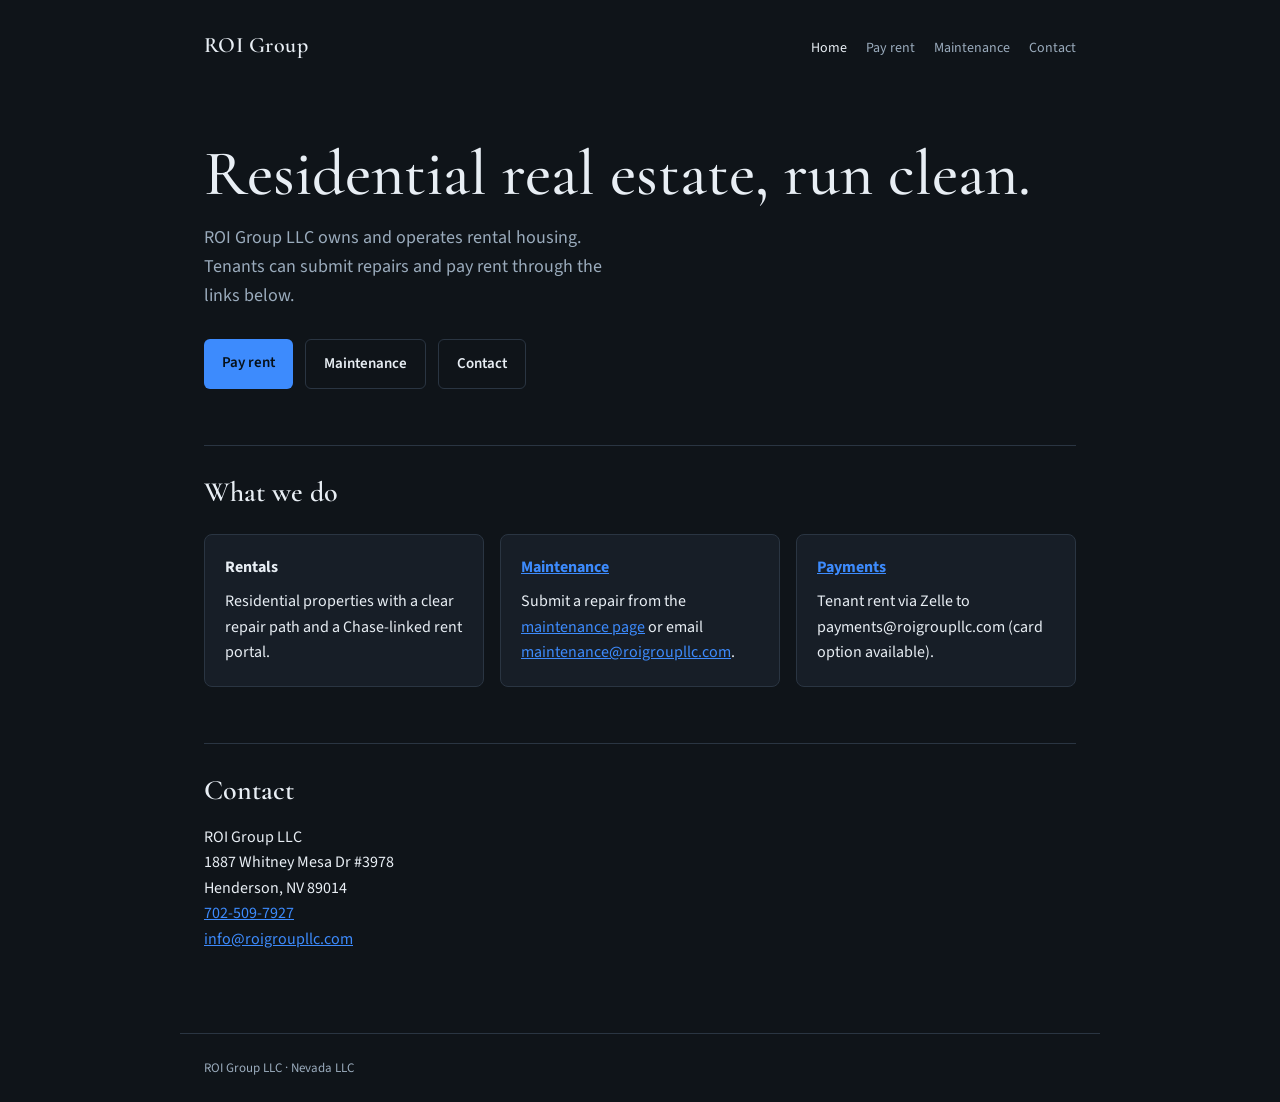
<file: index.html>
<!DOCTYPE html>
<html lang="en">
<head>
  <base href="/" />
  <meta charset="utf-8" />
  <meta name="viewport" content="width=device-width, initial-scale=1" />
  <title>ROI Group LLC</title>
  <meta name="description" content="ROI Group LLC — residential real estate and rental operations." />
  <link rel="preconnect" href="https://fonts.googleapis.com" />
  <link rel="preconnect" href="https://fonts.gstatic.com" crossorigin />
  <link href="https://fonts.googleapis.com/css2?family=Cormorant+Garamond:wght@500;600&family=Source+Sans+3:wght@400;500;600&display=swap" rel="stylesheet" />
  <link rel="stylesheet" href="styles.css" />
</head>
<body>
  <header>
    <a class="mark" href="/">ROI Group</a>
    <nav>
      <a class="active" href="/">Home</a>
      <a href="/pay/">Pay rent</a>
      <a href="/maintenance/">Maintenance</a>
      <a href="#contact">Contact</a>
    </nav>
  </header>
  <main>
    <h1>Residential real estate, run clean.</h1>
    <p class="lede">ROI Group LLC owns and operates rental housing. Tenants can submit repairs and pay rent through the links below.</p>
    <div class="actions">
      <a class="btn" href="/pay/">Pay rent</a>
      <a class="btn secondary" href="/maintenance/">Maintenance</a>
      <a class="btn secondary" href="mailto:info@roigroupllc.com">Contact</a>
    </div>

    <section id="about">
      <h2>What we do</h2>
      <div class="grid">
        <article>
          <strong>Rentals</strong>
          Residential properties with a clear repair path and a Chase-linked rent portal.
        </article>
        <article>
          <strong><a href="/maintenance/">Maintenance</a></strong>
          Submit a repair from the <a href="/maintenance/">maintenance page</a>
          or email <a href="mailto:maintenance@roigroupllc.com">maintenance@roigroupllc.com</a>.
        </article>
        <article>
          <strong><a href="/pay/">Payments</a></strong>
          Tenant rent via Zelle to payments@roigroupllc.com (card option available).
        </article>
      </div>
    </section>

    <section id="contact">
      <h2>Contact</h2>
      <address>
        ROI Group LLC<br />
        1887 Whitney Mesa Dr #3978<br />
        Henderson, NV 89014<br />
        <a href="tel:+17025097927">702-509-7927</a><br />
        <a href="mailto:info@roigroupllc.com">info@roigroupllc.com</a>
      </address>
    </section>
  </main>
  <footer>
    ROI Group LLC · Nevada LLC
  </footer>
</body>
</html>
</file>
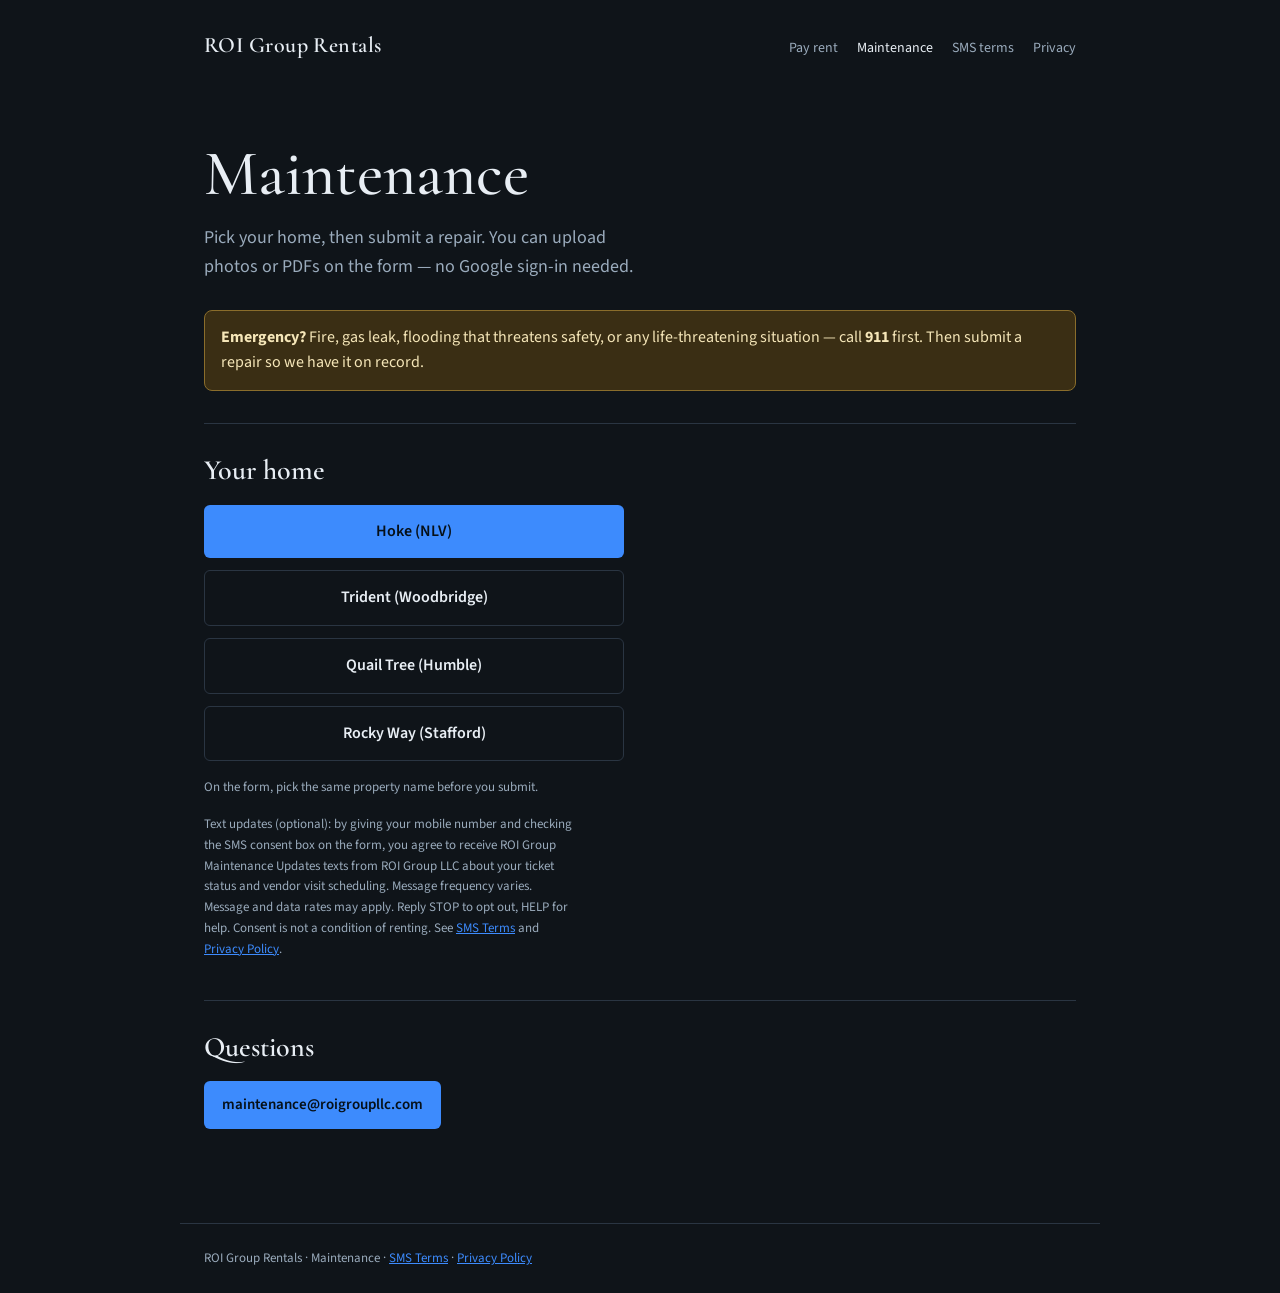
<file: maintenance/index.html>
<!DOCTYPE html>
<html lang="en">
<head>
  <base href="/" />
  <meta charset="utf-8" />
  <meta name="viewport" content="width=device-width, initial-scale=1" />
  <title>Maintenance — ROI Group Rentals</title>
  <meta name="robots" content="noindex,nofollow" />
  <link rel="preconnect" href="https://fonts.googleapis.com" />
  <link rel="preconnect" href="https://fonts.gstatic.com" crossorigin />
  <link href="https://fonts.googleapis.com/css2?family=Cormorant+Garamond:wght@500;600&family=Source+Sans+3:wght@400;500;600&display=swap" rel="stylesheet" />
  <link rel="stylesheet" href="../styles.css" />
</head>
<body>
  <header>
    <a class="mark" href="/">ROI Group Rentals</a>
    <nav>
      <a href="/pay/">Pay rent</a>
      <a class="active" href="/maintenance/">Maintenance</a>
      <a href="/sms/">SMS terms</a>
      <a href="/privacy/">Privacy</a>
    </nav>
  </header>
  <main>
    <h1>Maintenance</h1>
    <p class="lede">Pick your home, then submit a repair. You can upload photos or PDFs on the form — no Google sign-in needed.</p>

    <div class="emergency">
      <strong>Emergency?</strong>
      Fire, gas leak, flooding that threatens safety, or any life-threatening situation — call <strong>911</strong> first. Then submit a repair so we have it on record.
    </div>

    <section style="margin-top:32px">
      <h2>Your home</h2>
      <div class="actions" style="flex-direction:column;max-width:420px">
        <a class="btn block" href="https://tally.so/r/5BNgkb" target="_blank" rel="noopener">Hoke (NLV)</a>
        <a class="btn block secondary" href="https://tally.so/r/5BNgkb" target="_blank" rel="noopener">Trident (Woodbridge)</a>
        <a class="btn block secondary" href="https://tally.so/r/5BNgkb" target="_blank" rel="noopener">Quail Tree (Humble)</a>
        <a class="btn block secondary" href="https://tally.so/r/5BNgkb" target="_blank" rel="noopener">Rocky Way (Stafford)</a>
      </div>
      <p class="note" style="margin-top:16px">On the form, pick the same property name before you submit.</p>
      <p class="note">Text updates (optional): by giving your mobile number and checking the SMS consent box on the form, you agree to receive ROI Group Maintenance Updates texts from ROI Group LLC about your ticket status and vendor visit scheduling. Message frequency varies. Message and data rates may apply. Reply STOP to opt out, HELP for help. Consent is not a condition of renting. See <a href="/sms/">SMS Terms</a> and <a href="/privacy/">Privacy Policy</a>.</p>
    </section>

    <section style="margin-top:40px">
      <h2>Questions</h2>
      <p><a class="btn" href="mailto:maintenance@roigroupllc.com">maintenance@roigroupllc.com</a></p>
    </section>
  </main>
  <footer>ROI Group Rentals · Maintenance · <a href="/sms/">SMS Terms</a> · <a href="/privacy/">Privacy Policy</a></footer>
</body>
</html>
</file>
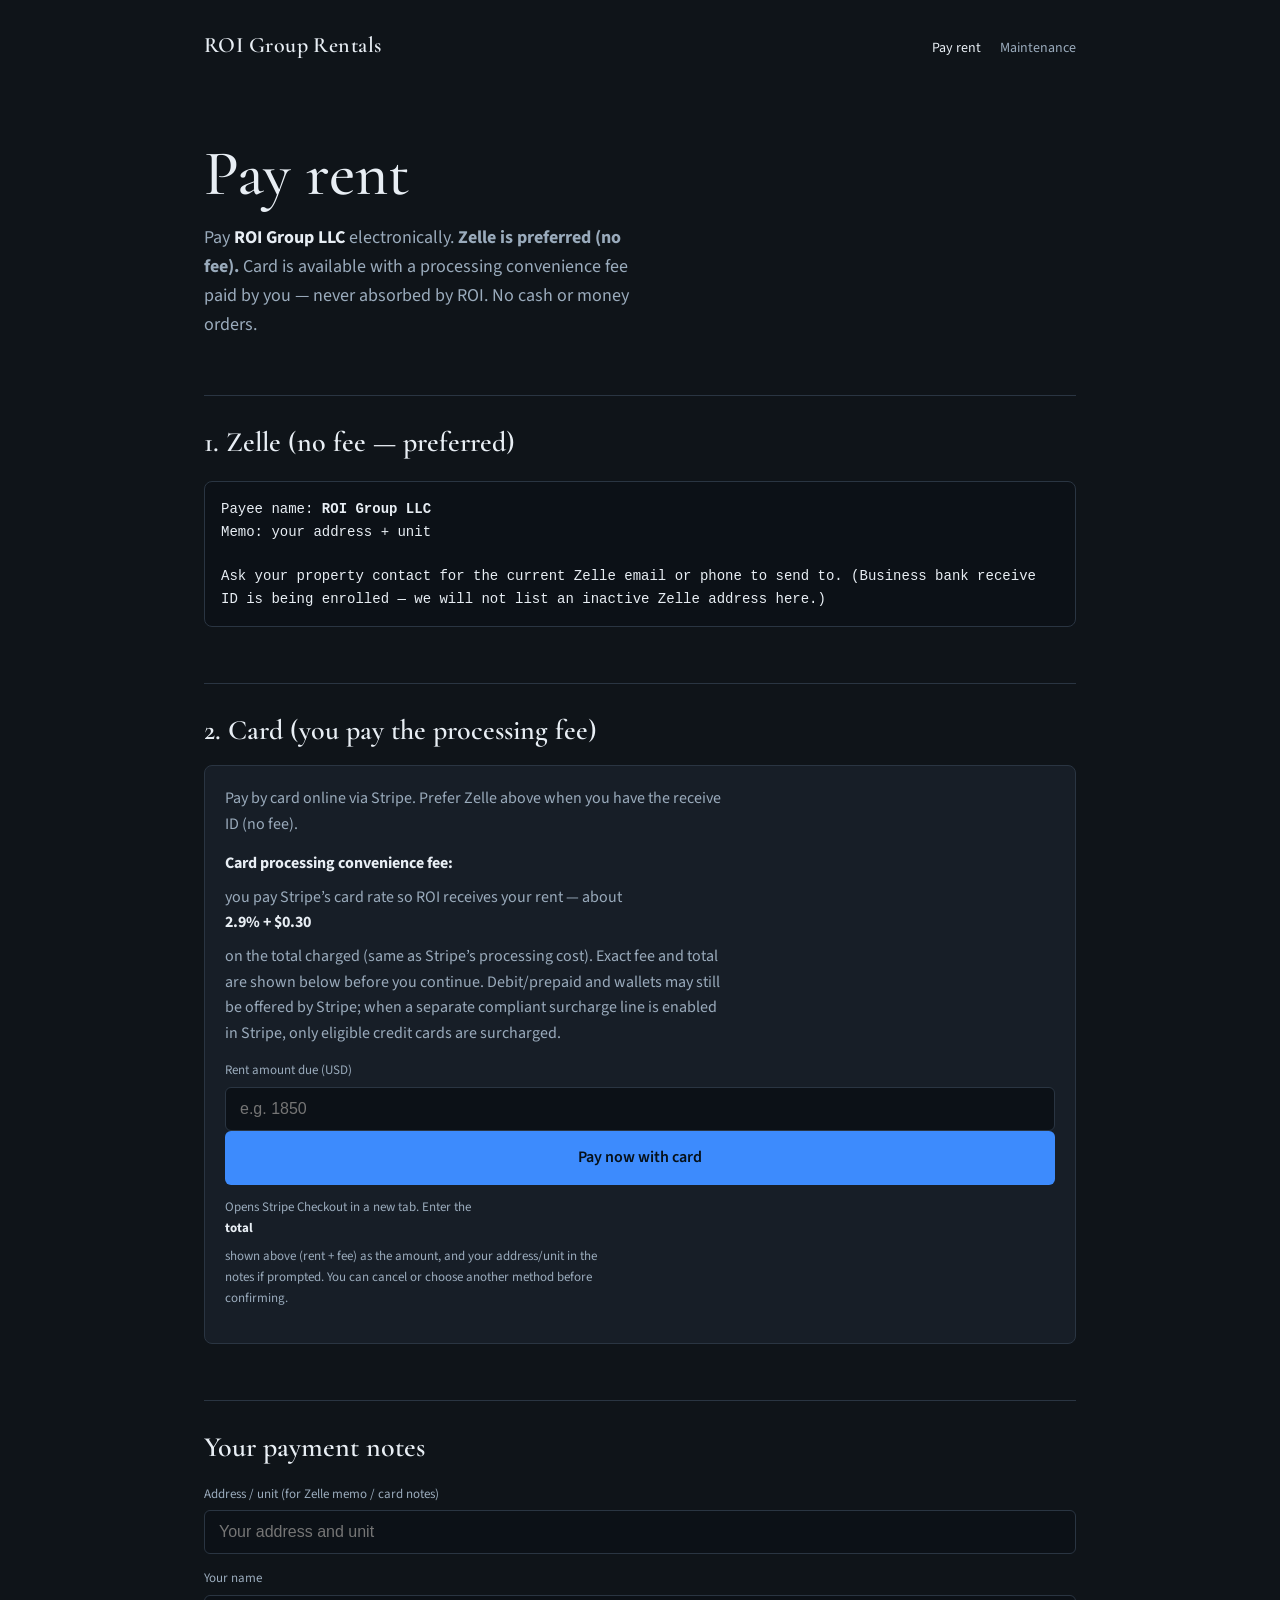
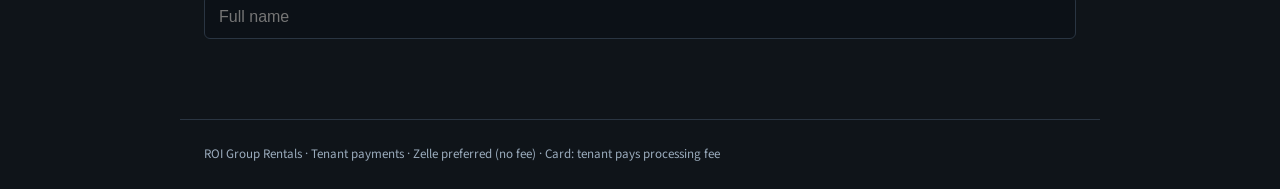
<file: pay/index.html>
<!DOCTYPE html>
<html lang="en">
<head>
  <base href="/" />
  <meta charset="utf-8" />
  <meta name="viewport" content="width=device-width, initial-scale=1" />
  <title>Pay rent — ROI Group Rentals</title>
  <link rel="preconnect" href="https://fonts.googleapis.com" />
  <link rel="preconnect" href="https://fonts.gstatic.com" crossorigin />
  <link href="https://fonts.googleapis.com/css2?family=Cormorant+Garamond:wght@500;600&family=Source+Sans+3:wght@400;500;600&display=swap" rel="stylesheet" />
  <link rel="stylesheet" href="../styles.css" />
</head>
<body>
  <header>
    <a class="mark" href="/">ROI Group Rentals</a>
    <nav>
      <a class="active" href="/pay/">Pay rent</a>
      <a href="/maintenance/">Maintenance</a>
    </nav>
  </header>
  <main>
    <h1>Pay rent</h1>
    <p class="lede">Pay <strong style="color:var(--ink)">ROI Group LLC</strong> electronically. <strong>Zelle is preferred (no fee).</strong> Card is available with a processing convenience fee paid by you — never absorbed by ROI. No cash or money orders.</p>

    <section>
      <h2>1. Zelle (no fee — preferred)</h2>
      <div class="payee">
        Payee name: <strong>ROI Group LLC</strong><br />
        Memo: your address + unit<br /><br />
        Ask your property contact for the current Zelle email or phone to send to. (Business bank receive ID is being enrolled — we will not list an inactive Zelle address here.)
      </div>
    </section>

    <section>
      <h2>2. Card (you pay the processing fee)</h2>
      <div class="card">
        <p style="margin-top:0;">Pay by card online via Stripe. Prefer Zelle above when you have the receive ID (no fee).</p>
        <p style="margin:0 0 12px;"><strong>Card processing convenience fee:</strong> you pay Stripe’s card rate so ROI receives your rent — about <strong>2.9% + $0.30</strong> on the total charged (same as Stripe’s processing cost). Exact fee and total are shown below before you continue. Debit/prepaid and wallets may still be offered by Stripe; when a separate compliant surcharge line is enabled in Stripe, only eligible credit cards are surcharged.</p>
        <label for="rent">Rent amount due (USD)</label>
        <input id="rent" type="number" min="1" step="0.01" placeholder="e.g. 1850" />
        <p id="fee-breakdown" class="note" style="margin-top:12px;" hidden></p>
        <a class="btn block" id="pay-now" href="https://buy.stripe.com/fZuaEW6kU5Zzbzc6dZeIw00" target="_blank" rel="noopener noreferrer">Pay now with card</a>
        <p class="note" style="margin-top:12px;">Opens Stripe Checkout in a new tab. Enter the <strong>total</strong> shown above (rent + fee) as the amount, and your address/unit in the notes if prompted. You can cancel or choose another method before confirming.</p>
      </div>
    </section>

    <section>
      <h2>Your payment notes</h2>
      <label for="memo">Address / unit (for Zelle memo / card notes)</label>
      <input id="memo" type="text" autocomplete="street-address" placeholder="Your address and unit" />
      <label for="tenant">Your name</label>
      <input id="tenant" type="text" autocomplete="name" placeholder="Full name" />
    </section>
  </main>
  <footer>ROI Group Rentals · Tenant payments · Zelle preferred (no fee) · Card: tenant pays processing fee</footer>
  <script>
    (function () {
      var rentEl = document.getElementById('rent');
      var breakdown = document.getElementById('fee-breakdown');
      var pay = document.getElementById('pay-now');
      var base = 'https://buy.stripe.com/fZuaEW6kU5Zzbzc6dZeIw00';
      function money(n) {
        return n.toLocaleString('en-US', { style: 'currency', currency: 'USD' });
      }
      function update() {
        var rent = parseFloat(rentEl.value);
        if (!isFinite(rent) || rent <= 0) {
          breakdown.hidden = true;
          pay.href = base;
          return;
        }
        // Gross-up so after Stripe's 2.9% + $0.30, ROI nets approximately the rent due.
        var total = Math.ceil(((rent + 0.30) / 0.971) * 100) / 100;
        var fee = Math.round((total - rent) * 100) / 100;
        breakdown.hidden = false;
        breakdown.innerHTML =
          'Rent due: <strong>' + money(rent) + '</strong><br />' +
          'Card processing convenience fee: <strong>' + money(fee) + '</strong><br />' +
          'Total to enter at checkout: <strong>' + money(total) + '</strong>';
        var cents = Math.round(total * 100);
        pay.href = base + '?__prefilled_amount=' + cents;
      }
      rentEl.addEventListener('input', update);
      update();
    })();
  </script>
</body>
</html>
</file>
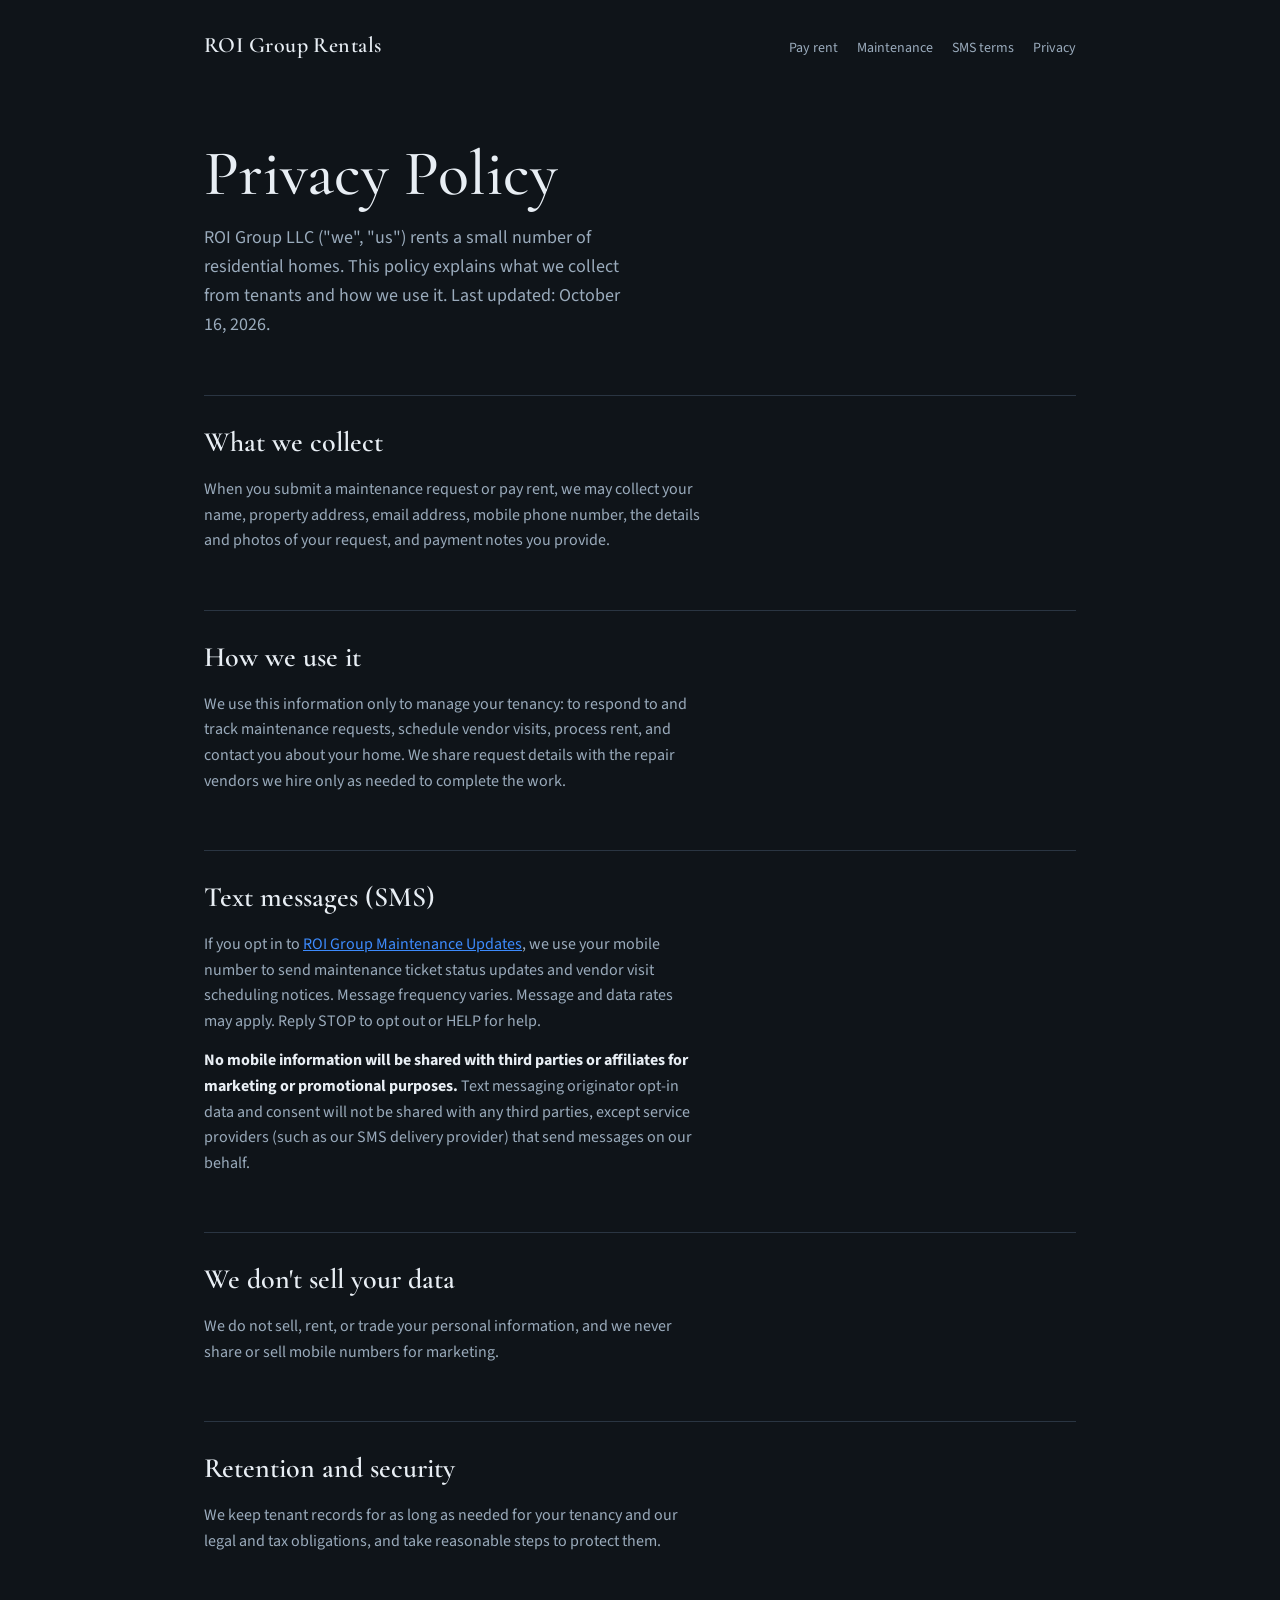
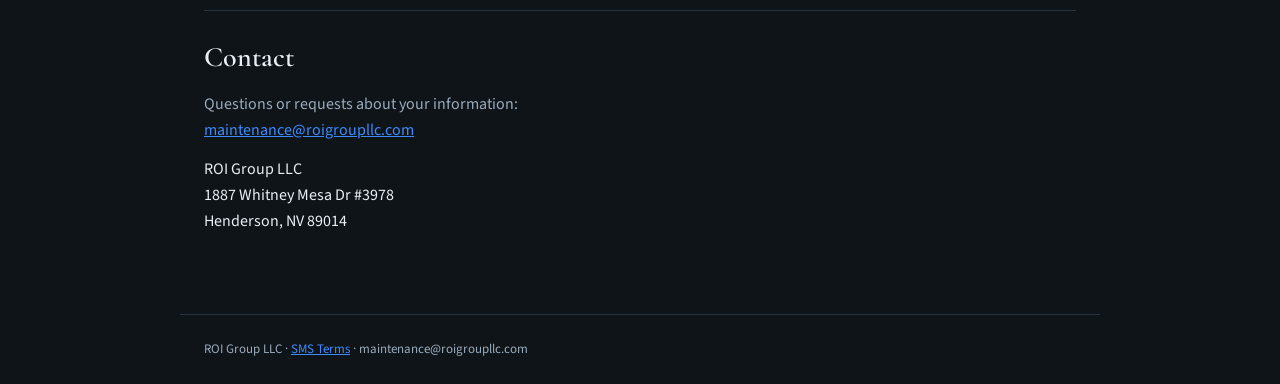
<file: privacy/index.html>
<!DOCTYPE html>
<html lang="en">
<head>
  <base href="/" />
  <meta charset="utf-8" />
  <meta name="viewport" content="width=device-width, initial-scale=1" />
  <title>Privacy Policy — ROI Group LLC</title>
  <meta name="description" content="Privacy policy for ROI Group LLC, including SMS text messaging." />
  <link rel="preconnect" href="https://fonts.googleapis.com" />
  <link rel="preconnect" href="https://fonts.gstatic.com" crossorigin />
  <link href="https://fonts.googleapis.com/css2?family=Cormorant+Garamond:wght@500;600&family=Source+Sans+3:wght@400;500;600&display=swap" rel="stylesheet" />
  <link rel="stylesheet" href="../styles.css" />
</head>
<body>
  <header>
    <a class="mark" href="/">ROI Group Rentals</a>
    <nav>
      <a href="/pay/">Pay rent</a>
      <a href="/maintenance/">Maintenance</a>
      <a href="/sms/">SMS terms</a>
      <a href="/privacy/">Privacy</a>
    </nav>
  </header>
  <main>
    <h1>Privacy Policy</h1>
    <p class="lede">ROI Group LLC ("we", "us") rents a small number of residential homes. This policy explains what we collect from tenants and how we use it. Last updated: October 16, 2026.</p>

    <section>
      <h2>What we collect</h2>
      <p>When you submit a maintenance request or pay rent, we may collect your name, property address, email address, mobile phone number, the details and photos of your request, and payment notes you provide.</p>
    </section>

    <section>
      <h2>How we use it</h2>
      <p>We use this information only to manage your tenancy: to respond to and track maintenance requests, schedule vendor visits, process rent, and contact you about your home. We share request details with the repair vendors we hire only as needed to complete the work.</p>
    </section>

    <section>
      <h2>Text messages (SMS)</h2>
      <p>If you opt in to <a href="/sms/">ROI Group Maintenance Updates</a>, we use your mobile number to send maintenance ticket status updates and vendor visit scheduling notices. Message frequency varies. Message and data rates may apply. Reply STOP to opt out or HELP for help.</p>
      <p><strong style="color:var(--ink)">No mobile information will be shared with third parties or affiliates for marketing or promotional purposes.</strong> Text messaging originator opt-in data and consent will not be shared with any third parties, except service providers (such as our SMS delivery provider) that send messages on our behalf.</p>
    </section>

    <section>
      <h2>We don't sell your data</h2>
      <p>We do not sell, rent, or trade your personal information, and we never share or sell mobile numbers for marketing.</p>
    </section>

    <section>
      <h2>Retention and security</h2>
      <p>We keep tenant records for as long as needed for your tenancy and our legal and tax obligations, and take reasonable steps to protect them.</p>
    </section>

    <section>
      <h2>Contact</h2>
      <p>Questions or requests about your information: <a href="mailto:maintenance@roigroupllc.com">maintenance@roigroupllc.com</a></p>
      <address>ROI Group LLC<br />1887 Whitney Mesa Dr #3978<br />Henderson, NV 89014</address>
    </section>
  </main>
  <footer>ROI Group LLC · <a href="/sms/">SMS Terms</a> · maintenance@roigroupllc.com</footer>
</body>
</html>
</file>
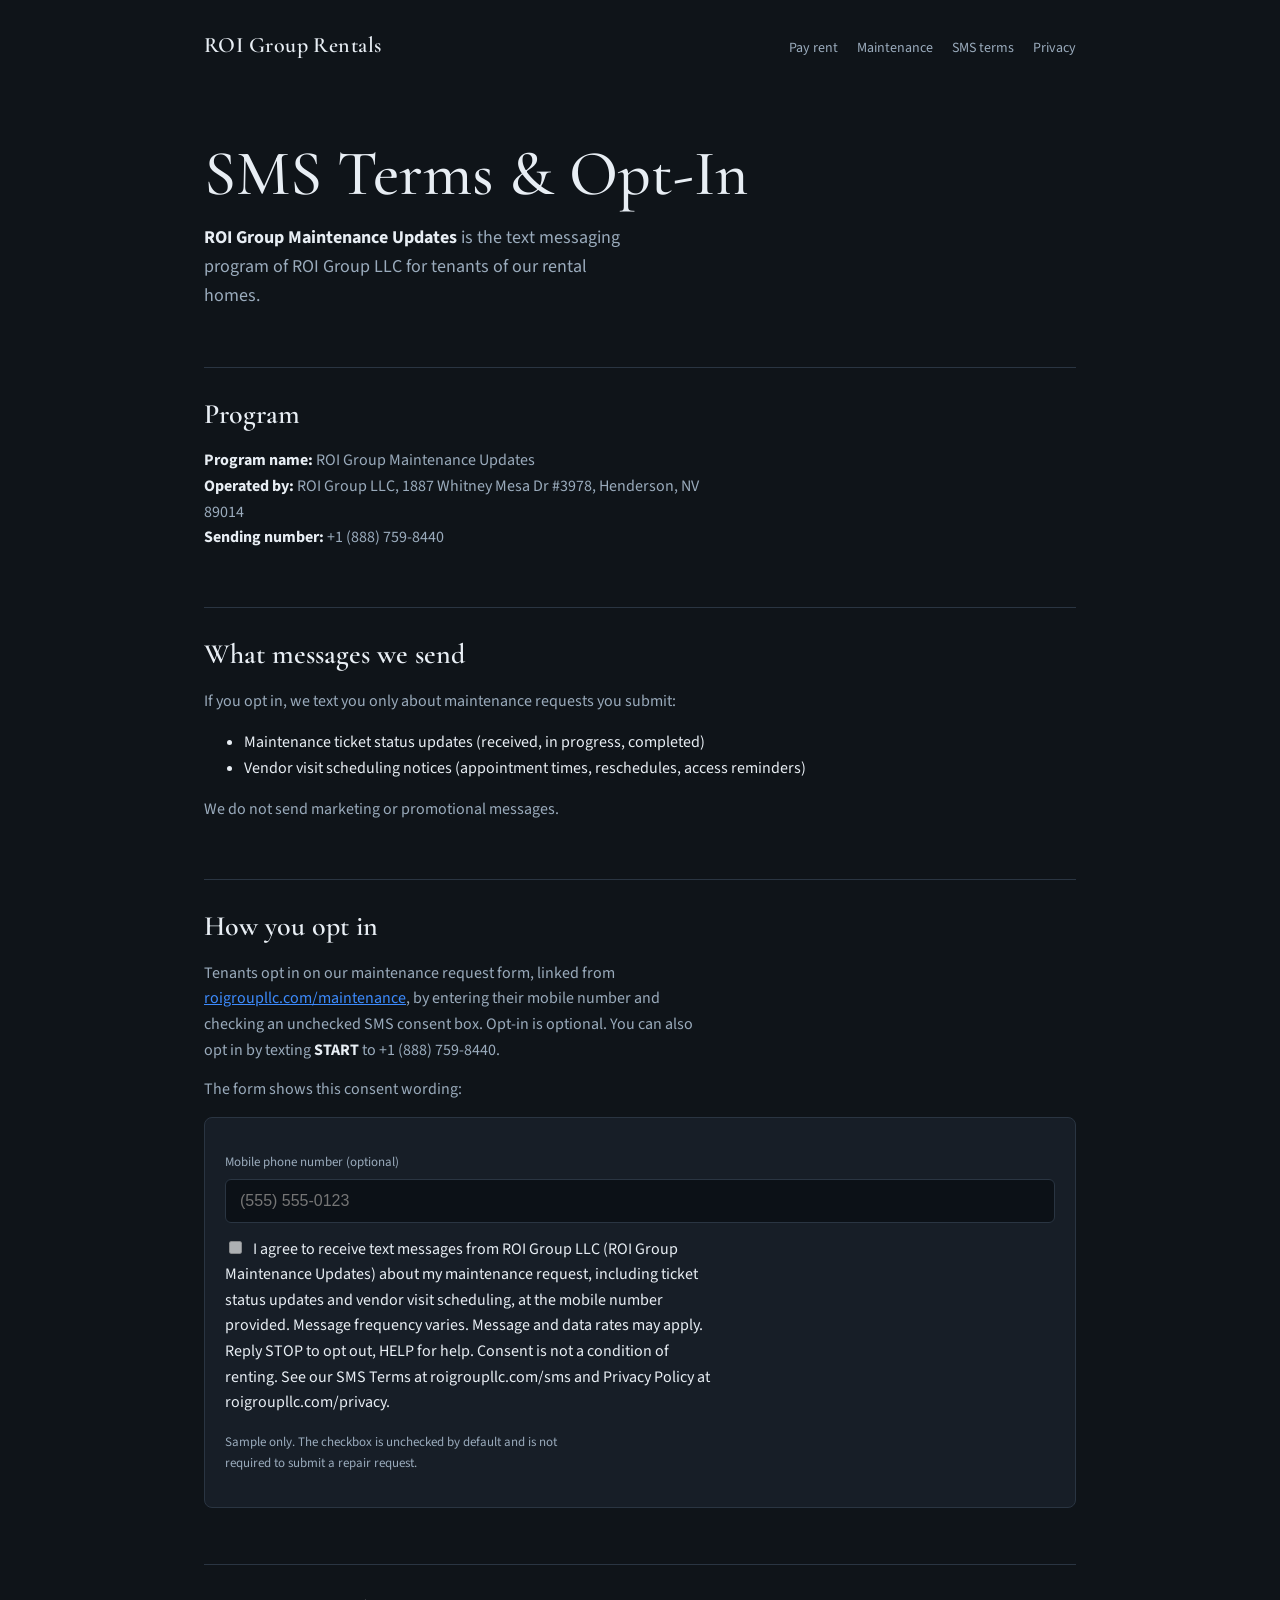
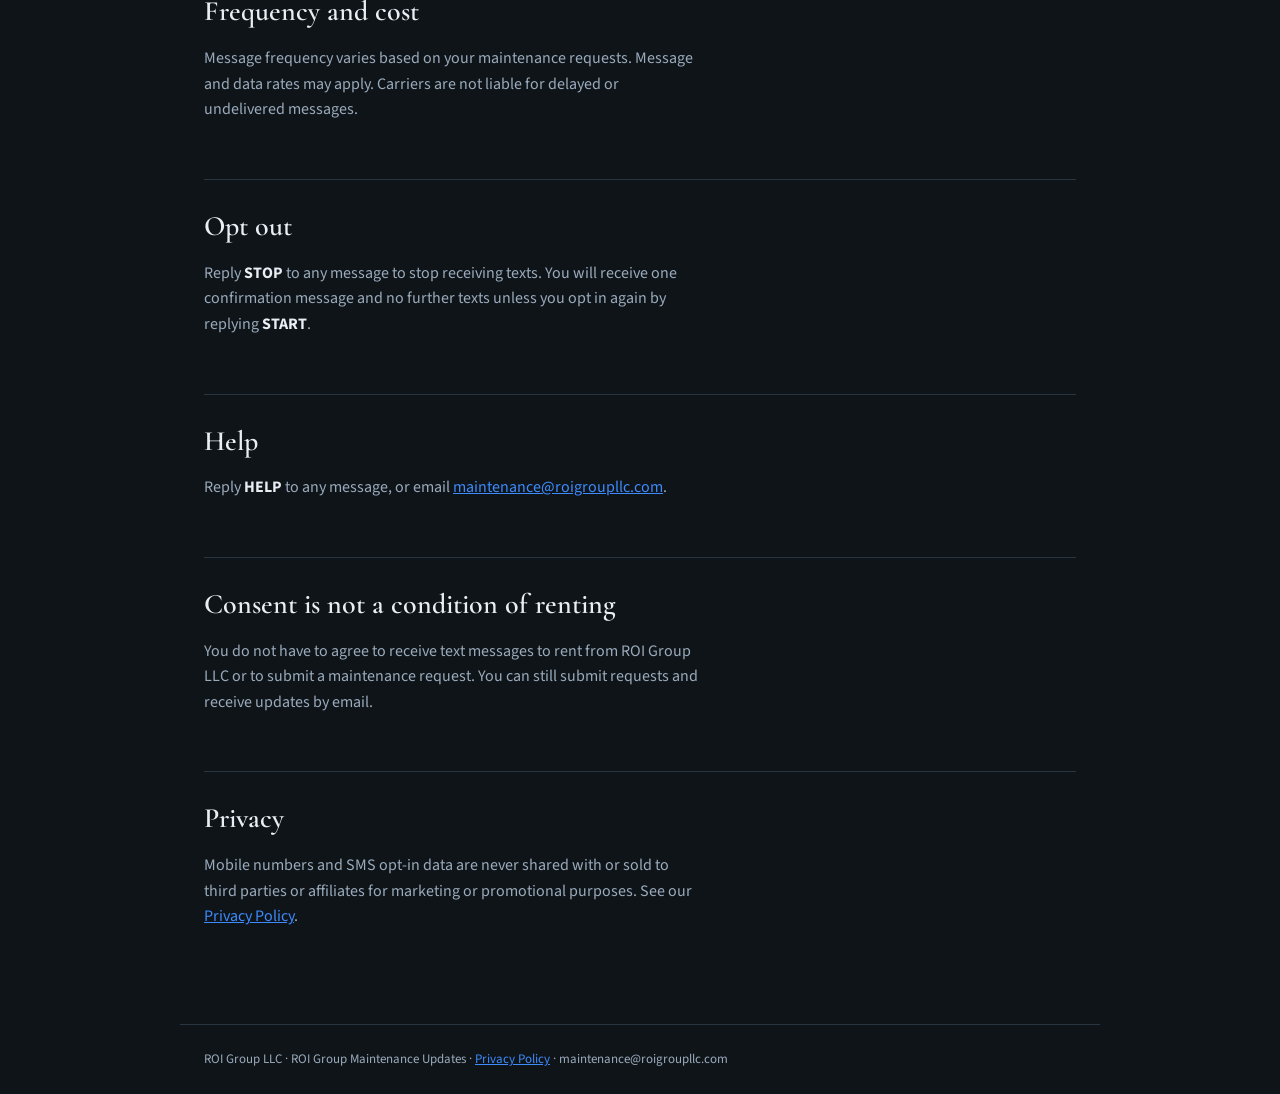
<file: sms/index.html>
<!DOCTYPE html>
<html lang="en">
<head>
  <base href="/" />
  <meta charset="utf-8" />
  <meta name="viewport" content="width=device-width, initial-scale=1" />
  <title>SMS Terms &amp; Opt-In — ROI Group Maintenance Updates</title>
  <meta name="description" content="SMS opt-in and terms for ROI Group Maintenance Updates, the maintenance ticket text messaging program of ROI Group LLC." />
  <link rel="preconnect" href="https://fonts.googleapis.com" />
  <link rel="preconnect" href="https://fonts.gstatic.com" crossorigin />
  <link href="https://fonts.googleapis.com/css2?family=Cormorant+Garamond:wght@500;600&family=Source+Sans+3:wght@400;500;600&display=swap" rel="stylesheet" />
  <link rel="stylesheet" href="../styles.css" />
</head>
<body>
  <header>
    <a class="mark" href="/">ROI Group Rentals</a>
    <nav>
      <a href="/pay/">Pay rent</a>
      <a href="/maintenance/">Maintenance</a>
      <a href="/sms/">SMS terms</a>
      <a href="/privacy/">Privacy</a>
    </nav>
  </header>
  <main>
    <h1>SMS Terms &amp; Opt-In</h1>
    <p class="lede"><strong style="color:var(--ink)">ROI Group Maintenance Updates</strong> is the text messaging program of ROI Group LLC for tenants of our rental homes.</p>

    <section>
      <h2>Program</h2>
      <p><strong style="color:var(--ink)">Program name:</strong> ROI Group Maintenance Updates<br />
      <strong style="color:var(--ink)">Operated by:</strong> ROI Group LLC, 1887 Whitney Mesa Dr #3978, Henderson, NV 89014<br />
      <strong style="color:var(--ink)">Sending number:</strong> +1 (888) 759-8440</p>
    </section>

    <section>
      <h2>What messages we send</h2>
      <p>If you opt in, we text you only about maintenance requests you submit:</p>
      <ul>
        <li>Maintenance ticket status updates (received, in progress, completed)</li>
        <li>Vendor visit scheduling notices (appointment times, reschedules, access reminders)</li>
      </ul>
      <p>We do not send marketing or promotional messages.</p>
    </section>

    <section>
      <h2>How you opt in</h2>
      <p>Tenants opt in on our maintenance request form, linked from <a href="/maintenance/">roigroupllc.com/maintenance</a>, by entering their mobile number and checking an unchecked SMS consent box. Opt-in is optional. You can also opt in by texting <strong style="color:var(--ink)">START</strong> to +1 (888) 759-8440.</p>
      <p>The form shows this consent wording:</p>
      <div class="card">
        <label for="sample-phone">Mobile phone number (optional)</label>
        <input id="sample-phone" type="tel" placeholder="(555) 555-0123" disabled />
        <p style="margin-top:14px;color:var(--ink)">
          <input type="checkbox" disabled style="width:auto;margin-right:8px" />
          I agree to receive text messages from ROI Group LLC (ROI Group Maintenance Updates) about my maintenance request, including ticket status updates and vendor visit scheduling, at the mobile number provided. Message frequency varies. Message and data rates may apply. Reply STOP to opt out, HELP for help. Consent is not a condition of renting. See our SMS Terms at roigroupllc.com/sms and Privacy Policy at roigroupllc.com/privacy.
        </p>
        <p class="note">Sample only. The checkbox is unchecked by default and is not required to submit a repair request.</p>
      </div>
    </section>

    <section>
      <h2>Frequency and cost</h2>
      <p>Message frequency varies based on your maintenance requests. Message and data rates may apply. Carriers are not liable for delayed or undelivered messages.</p>
    </section>

    <section>
      <h2>Opt out</h2>
      <p>Reply <strong style="color:var(--ink)">STOP</strong> to any message to stop receiving texts. You will receive one confirmation message and no further texts unless you opt in again by replying <strong style="color:var(--ink)">START</strong>.</p>
    </section>

    <section>
      <h2>Help</h2>
      <p>Reply <strong style="color:var(--ink)">HELP</strong> to any message, or email <a href="mailto:maintenance@roigroupllc.com">maintenance@roigroupllc.com</a>.</p>
    </section>

    <section>
      <h2>Consent is not a condition of renting</h2>
      <p>You do not have to agree to receive text messages to rent from ROI Group LLC or to submit a maintenance request. You can still submit requests and receive updates by email.</p>
    </section>

    <section>
      <h2>Privacy</h2>
      <p>Mobile numbers and SMS opt-in data are never shared with or sold to third parties or affiliates for marketing or promotional purposes. See our <a href="/privacy/">Privacy Policy</a>.</p>
    </section>
  </main>
  <footer>ROI Group LLC · ROI Group Maintenance Updates · <a href="/privacy/">Privacy Policy</a> · maintenance@roigroupllc.com</footer>
</body>
</html>
</file>
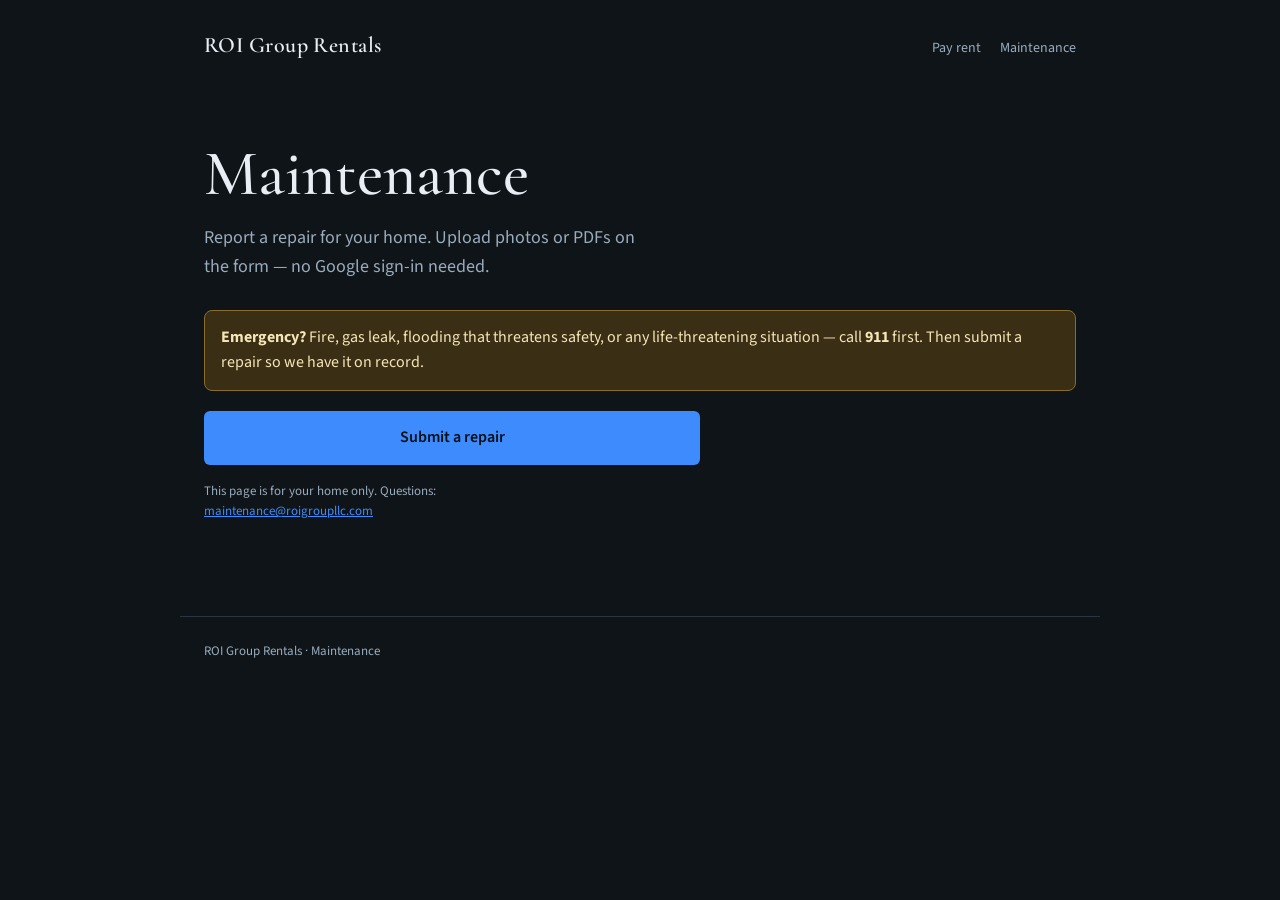
<file: maintenance/hoke/index.html>
<!DOCTYPE html>
<html lang="en">
<head>
  <base href="/" />
  <meta charset="utf-8" />
  <meta name="viewport" content="width=device-width, initial-scale=1" />
  <title>Maintenance — ROI Group Rentals</title>
  <meta name="robots" content="noindex,nofollow" />
  <link rel="preconnect" href="https://fonts.googleapis.com" />
  <link rel="preconnect" href="https://fonts.gstatic.com" crossorigin />
  <link href="https://fonts.googleapis.com/css2?family=Cormorant+Garamond:wght@500;600&family=Source+Sans+3:wght@400;500;600&display=swap" rel="stylesheet" />
  <link rel="stylesheet" href="../../styles.css" />
</head>
<body>
  <header>
    <a class="mark" href="/">ROI Group Rentals</a>
    <nav>
      <a href="/pay/">Pay rent</a>
      <a href="/maintenance/">Maintenance</a>
    </nav>
  </header>
  <main>
    <h1>Maintenance</h1>
    <p class="lede">Report a repair for your home. Upload photos or PDFs on the form — no Google sign-in needed.</p>

    <div class="emergency">
      <strong>Emergency?</strong>
      Fire, gas leak, flooding that threatens safety, or any life-threatening situation — call <strong>911</strong> first. Then submit a repair so we have it on record.
    </div>

    <p>
      <a class="btn block" href="https://tally.so/r/5BNgkb" target="_blank" rel="noopener">Submit a repair</a>
    </p>

    <p class="note">This page is for your home only. Questions: <a href="mailto:maintenance@roigroupllc.com">maintenance@roigroupllc.com</a></p>
  </main>
  <footer>ROI Group Rentals · Maintenance</footer>
</body>
</html>
</file>
<file: styles.css>
:root {
  --bg: #0f1419;
  --ink: #e8eef4;
  --muted: #9aabbc;
  --line: #2a3542;
  --accent: #3d8bfd;
  --card: #171e27;
  --warn: #3a2e14;
  --warn-border: #8a6d2b;
}
* { box-sizing: border-box; }
html, body { margin: 0; padding: 0; }
body {
  font-family: "Source Sans 3", system-ui, sans-serif;
  background: var(--bg);
  color: var(--ink);
  line-height: 1.6;
}
a { color: var(--accent); }
header {
  max-width: 920px;
  margin: 0 auto;
  padding: 28px 24px 0;
  display: flex;
  justify-content: space-between;
  align-items: baseline;
  gap: 16px;
  flex-wrap: wrap;
}
.mark {
  font-family: "Cormorant Garamond", Georgia, serif;
  font-weight: 600;
  font-size: 22px;
  letter-spacing: 0.02em;
  color: var(--ink);
  text-decoration: none;
}
nav a {
  color: var(--muted);
  text-decoration: none;
  font-size: 14px;
  margin-left: 16px;
}
nav a:hover, nav a.active { color: var(--ink); }
main { max-width: 920px; margin: 0 auto; padding: 40px 24px 80px; }
h1 {
  font-family: "Cormorant Garamond", Georgia, serif;
  font-size: clamp(36px, 7vw, 64px);
  font-weight: 500;
  line-height: 1.08;
  margin: 36px 0 16px;
}
h2 {
  font-family: "Cormorant Garamond", Georgia, serif;
  font-size: 28px;
  font-weight: 600;
  margin: 0 0 12px;
}
.lede { font-size: 18px; color: var(--muted); max-width: 48ch; margin-bottom: 28px; }
.actions { display: flex; gap: 12px; flex-wrap: wrap; }
.btn {
  display: inline-block;
  background: var(--accent);
  color: #061018;
  text-decoration: none;
  padding: 12px 18px;
  border-radius: 6px;
  font-weight: 600;
  font-size: 15px;
  border: none;
  cursor: pointer;
}
.btn.secondary {
  background: transparent;
  color: var(--ink);
  border: 1px solid var(--line);
}
.btn.block { display: block; width: 100%; text-align: center; padding: 14px 18px; font-size: 16px; }
section {
  margin-top: 56px;
  padding-top: 24px;
  border-top: 1px solid var(--line);
}
.grid {
  display: grid;
  grid-template-columns: repeat(auto-fit, minmax(220px, 1fr));
  gap: 16px;
  margin-top: 20px;
}
article, .card {
  background: var(--card);
  border: 1px solid var(--line);
  padding: 20px;
  border-radius: 8px;
}
article strong, .card strong { display: block; margin-bottom: 8px; color: var(--ink); }
p { margin: 0 0 14px; color: var(--muted); max-width: 62ch; }
.emergency {
  background: var(--warn);
  border: 1px solid var(--warn-border);
  border-radius: 8px;
  padding: 14px 16px;
  margin: 20px 0;
  color: #f5e6b8;
}
label { display: block; font-size: 13px; color: var(--muted); margin: 14px 0 6px; }
input, select {
  width: 100%;
  padding: 12px 14px;
  border-radius: 6px;
  border: 1px solid var(--line);
  background: #0c1117;
  color: var(--ink);
  font-size: 16px;
}
.note {
  font-size: 13px;
  color: var(--muted);
  margin-top: 16px;
}
address { font-style: normal; color: var(--ink); }
footer {
  max-width: 920px;
  margin: 0 auto;
  padding: 24px;
  color: var(--muted);
  font-size: 13px;
  border-top: 1px solid var(--line);
}
.payee {
  font-family: ui-monospace, SFMono-Regular, Menlo, monospace;
  font-size: 14px;
  background: #0c1117;
  border: 1px solid var(--line);
  border-radius: 8px;
  padding: 16px;
  color: var(--ink);
  margin: 16px 0;
}
</file>
